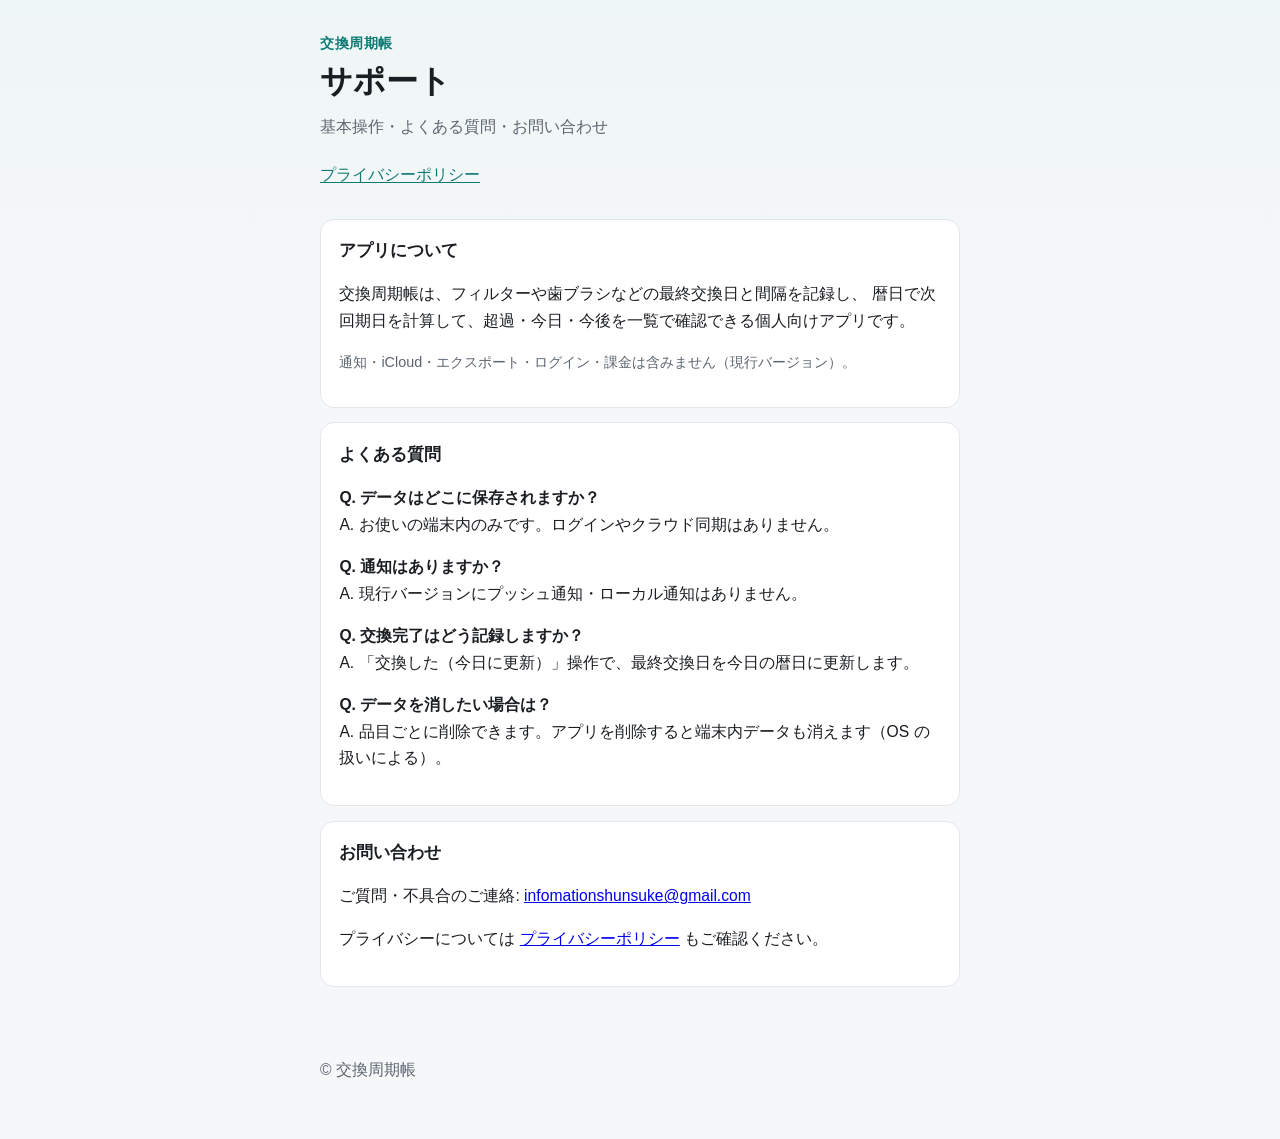
<file: index.html>
<!DOCTYPE html>
<html lang="ja">
<head>
  <meta charset="utf-8" />
  <meta name="viewport" content="width=device-width, initial-scale=1" />
  <title>交換周期帳</title>
  <meta http-equiv="refresh" content="0; url=./support/" />
  <link rel="stylesheet" href="./styles.css" />
</head>
<body>
  <main>
    <p><a href="./support/">サポート</a> / <a href="./privacy/">プライバシーポリシー</a></p>
  </main>
</body>
</html>
</file>
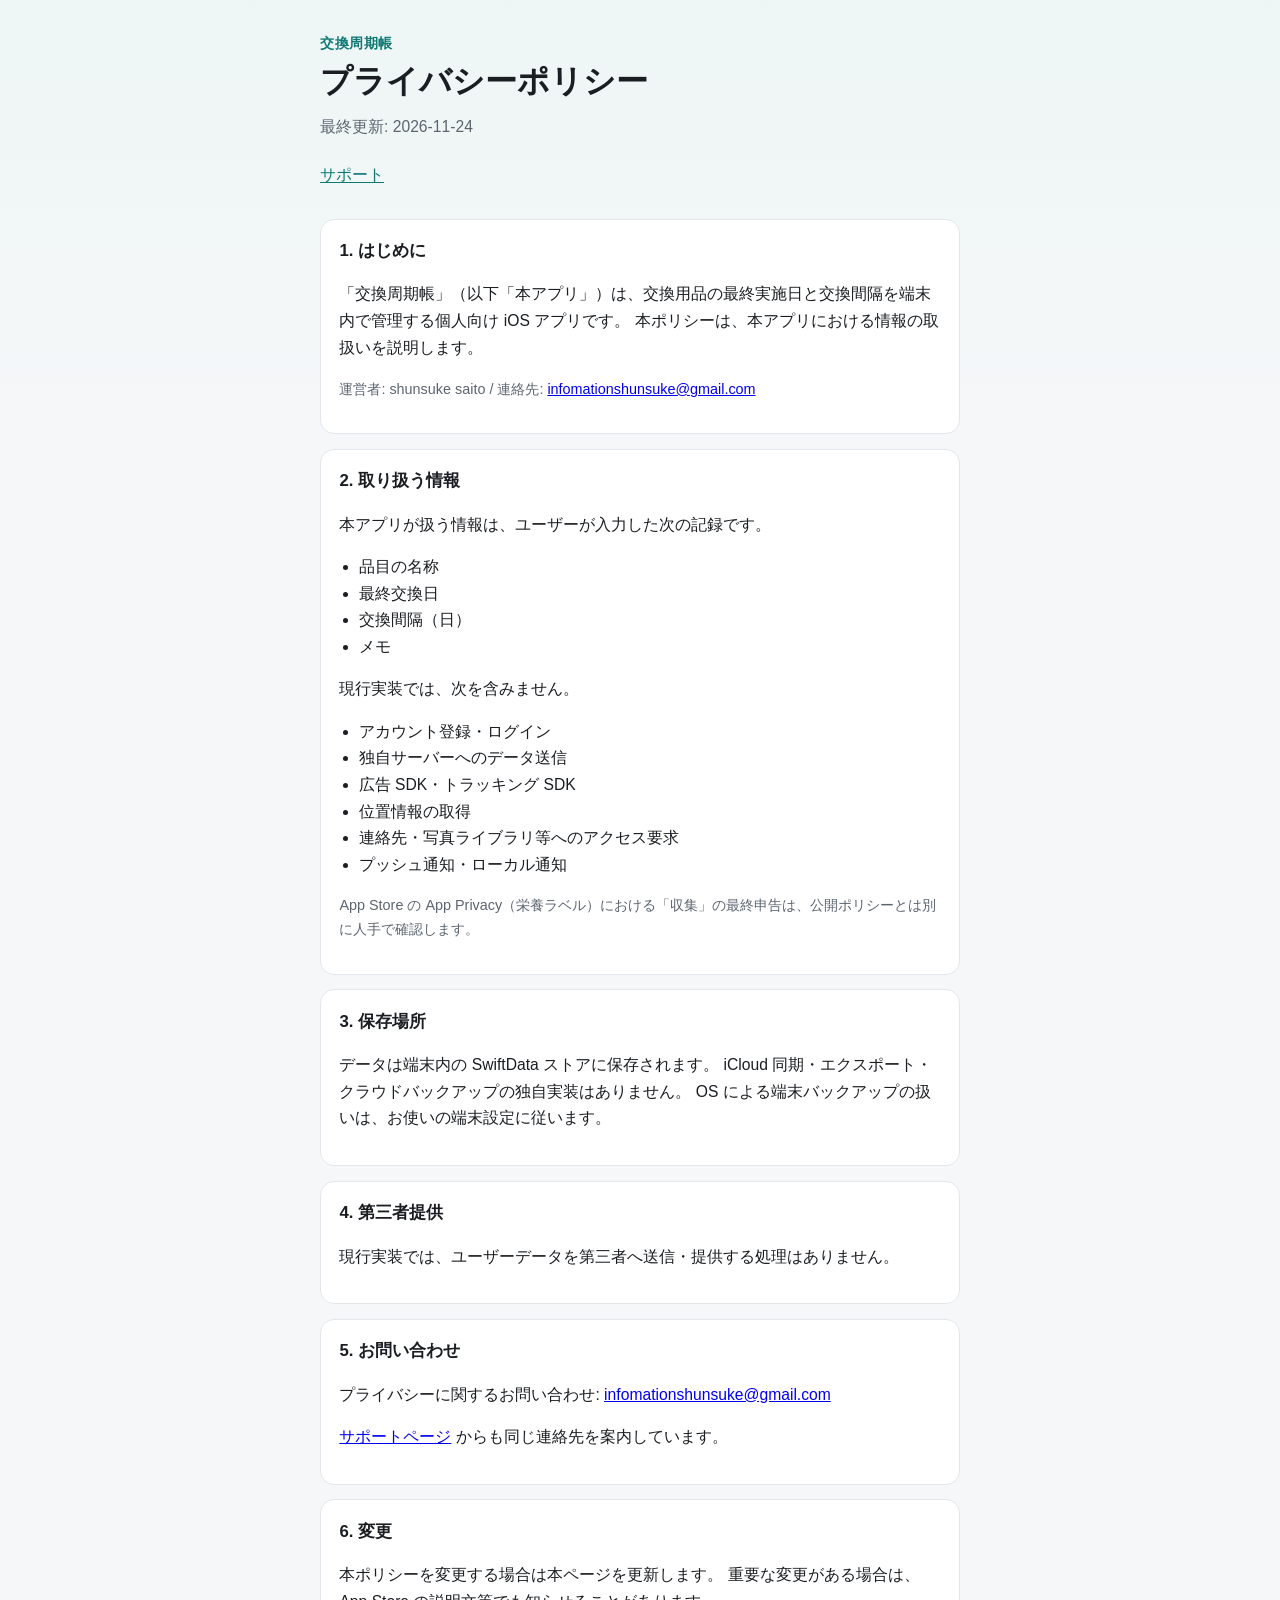
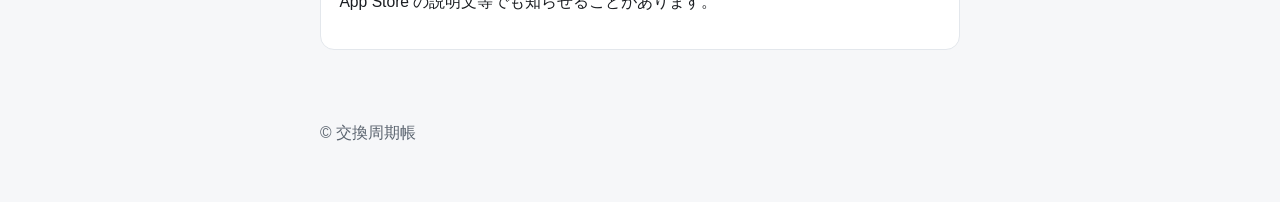
<file: privacy/index.html>
<!DOCTYPE html>
<html lang="ja">
<head>
  <meta charset="utf-8" />
  <meta name="viewport" content="width=device-width, initial-scale=1" />
  <title>プライバシーポリシー — 交換周期帳</title>
  <meta name="description" content="交換周期帳（CycleLedger）のプライバシーポリシー" />
  <link rel="stylesheet" href="../styles.css" />
</head>
<body>
  <header>
    <div class="brand">交換周期帳</div>
    <h1>プライバシーポリシー</h1>
    <p class="lead">最終更新: 2026-11-24</p>
    <nav class="links" aria-label="関連ページ">
      <a href="../support/">サポート</a>
    </nav>
  </header>

  <main>
    <section>
      <h2>1. はじめに</h2>
      <p>
        「交換周期帳」（以下「本アプリ」）は、交換用品の最終実施日と交換間隔を端末内で管理する個人向け iOS アプリです。
        本ポリシーは、本アプリにおける情報の取扱いを説明します。
      </p>
      <p class="note">運営者: shunsuke saito / 連絡先: <a href="mailto:infomationshunsuke@gmail.com">infomationshunsuke@gmail.com</a></p>
    </section>

    <section>
      <h2>2. 取り扱う情報</h2>
      <p>本アプリが扱う情報は、ユーザーが入力した次の記録です。</p>
      <ul>
        <li>品目の名称</li>
        <li>最終交換日</li>
        <li>交換間隔（日）</li>
        <li>メモ</li>
      </ul>
      <p>現行実装では、次を含みません。</p>
      <ul>
        <li>アカウント登録・ログイン</li>
        <li>独自サーバーへのデータ送信</li>
        <li>広告 SDK・トラッキング SDK</li>
        <li>位置情報の取得</li>
        <li>連絡先・写真ライブラリ等へのアクセス要求</li>
        <li>プッシュ通知・ローカル通知</li>
      </ul>
      <p class="note">
        App Store の App Privacy（栄養ラベル）における「収集」の最終申告は、公開ポリシーとは別に人手で確認します。
      </p>
    </section>

    <section>
      <h2>3. 保存場所</h2>
      <p>
        データは端末内の SwiftData ストアに保存されます。
        iCloud 同期・エクスポート・クラウドバックアップの独自実装はありません。
        OS による端末バックアップの扱いは、お使いの端末設定に従います。
      </p>
    </section>

    <section>
      <h2>4. 第三者提供</h2>
      <p>現行実装では、ユーザーデータを第三者へ送信・提供する処理はありません。</p>
    </section>

    <section>
      <h2>5. お問い合わせ</h2>
      <p>
        プライバシーに関するお問い合わせ:
        <a href="mailto:infomationshunsuke@gmail.com">infomationshunsuke@gmail.com</a>
      </p>
      <p>
        <a href="../support/">サポートページ</a> からも同じ連絡先を案内しています。
      </p>
    </section>

    <section>
      <h2>6. 変更</h2>
      <p>
        本ポリシーを変更する場合は本ページを更新します。
        重要な変更がある場合は、App Store の説明文等でも知らせることがあります。
      </p>
    </section>
  </main>

  <footer>
    <p>© 交換周期帳</p>
  </footer>
</body>
</html>
</file>
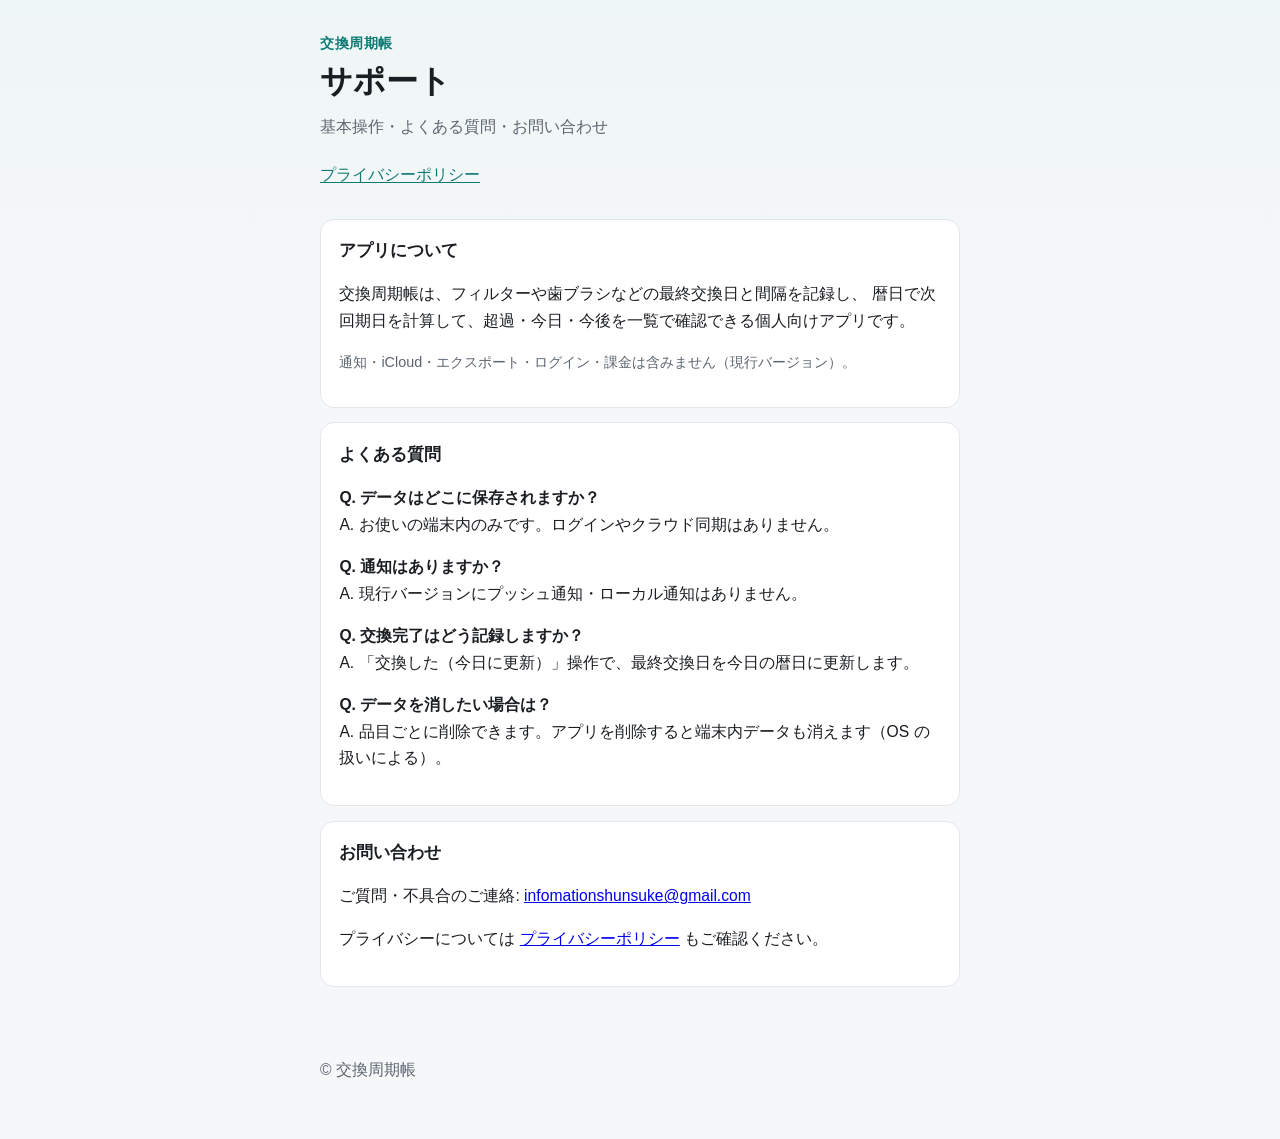
<file: support/index.html>
<!DOCTYPE html>
<html lang="ja">
<head>
  <meta charset="utf-8" />
  <meta name="viewport" content="width=device-width, initial-scale=1" />
  <title>サポート — 交換周期帳</title>
  <meta name="description" content="交換周期帳（CycleLedger）のサポートページ" />
  <link rel="stylesheet" href="../styles.css" />
</head>
<body>
  <header>
    <div class="brand">交換周期帳</div>
    <h1>サポート</h1>
    <p class="lead">基本操作・よくある質問・お問い合わせ</p>
    <nav class="links" aria-label="関連ページ">
      <a href="../privacy/">プライバシーポリシー</a>
    </nav>
  </header>

  <main>
    <section>
      <h2>アプリについて</h2>
      <p>
        交換周期帳は、フィルターや歯ブラシなどの最終交換日と間隔を記録し、
        暦日で次回期日を計算して、超過・今日・今後を一覧で確認できる個人向けアプリです。
      </p>
      <p class="note">通知・iCloud・エクスポート・ログイン・課金は含みません（現行バージョン）。</p>
    </section>

    <section>
      <h2>よくある質問</h2>
      <p><strong>Q. データはどこに保存されますか？</strong><br />
        A. お使いの端末内のみです。ログインやクラウド同期はありません。</p>
      <p><strong>Q. 通知はありますか？</strong><br />
        A. 現行バージョンにプッシュ通知・ローカル通知はありません。</p>
      <p><strong>Q. 交換完了はどう記録しますか？</strong><br />
        A. 「交換した（今日に更新）」操作で、最終交換日を今日の暦日に更新します。</p>
      <p><strong>Q. データを消したい場合は？</strong><br />
        A. 品目ごとに削除できます。アプリを削除すると端末内データも消えます（OS の扱いによる）。</p>
    </section>

    <section>
      <h2>お問い合わせ</h2>
      <p>
        ご質問・不具合のご連絡:
        <a href="mailto:infomationshunsuke@gmail.com">infomationshunsuke@gmail.com</a>
      </p>
      <p>
        プライバシーについては
        <a href="../privacy/">プライバシーポリシー</a>
        もご確認ください。
      </p>
    </section>
  </main>

  <footer>
    <p>© 交換周期帳</p>
  </footer>
</body>
</html>
</file>
<file: styles.css>
:root {
  --bg: #f6f7f9;
  --card: #ffffff;
  --text: #1a1d21;
  --muted: #5c6570;
  --accent: #0f7a74;
  --line: #e3e7ec;
  --max: 40rem;
}

* { box-sizing: border-box; }

html { -webkit-text-size-adjust: 100%; }

body {
  margin: 0;
  font-family: "Hiragino Sans", "Hiragino Kaku Gothic ProN", "Noto Sans JP",
    "Segoe UI", sans-serif;
  background: linear-gradient(180deg, #eef6f5 0%, var(--bg) 28%, var(--bg) 100%);
  color: var(--text);
  line-height: 1.7;
}

header, main, footer {
  width: min(100% - 2rem, var(--max));
  margin-inline: auto;
}

header {
  padding: 2rem 0 1rem;
}

.brand {
  font-size: 0.85rem;
  letter-spacing: 0.04em;
  color: var(--accent);
  font-weight: 700;
}

h1 {
  margin: 0.35rem 0 0;
  font-size: clamp(1.6rem, 4vw, 2rem);
  line-height: 1.3;
}

.lead {
  margin: 0.75rem 0 0;
  color: var(--muted);
}

nav.links {
  display: flex;
  flex-wrap: wrap;
  gap: 0.75rem 1.25rem;
  margin-top: 1.25rem;
}

nav.links a {
  color: var(--accent);
  text-underline-offset: 0.15em;
}

main {
  padding-bottom: 2.5rem;
}

section {
  background: var(--card);
  border: 1px solid var(--line);
  border-radius: 14px;
  padding: 1.1rem 1.15rem;
  margin: 0.9rem 0;
}

h2 {
  margin: 0 0 0.55rem;
  font-size: 1.05rem;
}

p, li { font-size: 0.98rem; }

ul { padding-left: 1.2rem; margin: 0.4rem 0; }

.note {
  color: var(--muted);
  font-size: 0.9rem;
}


footer {
  padding: 0 0 2.5rem;
  color: var(--muted);
  font-size: 0.85rem;
}
</file>
